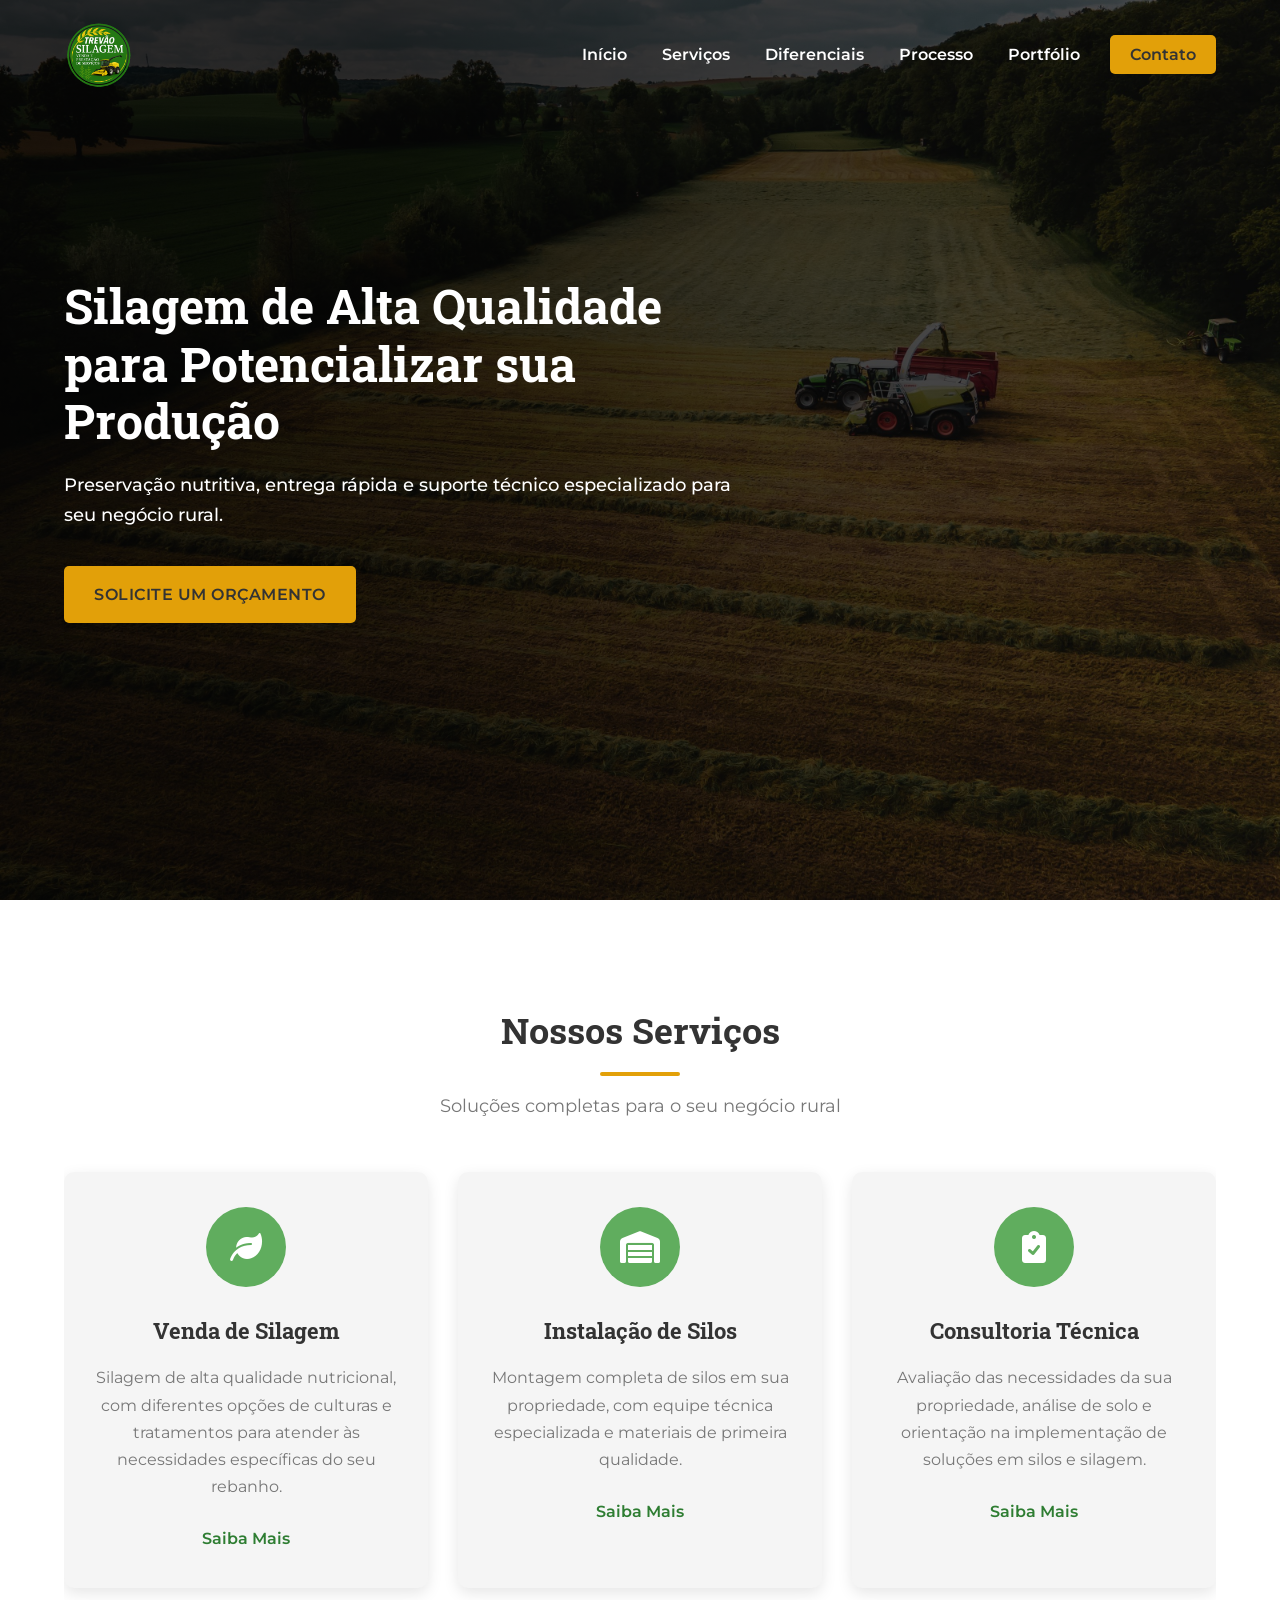
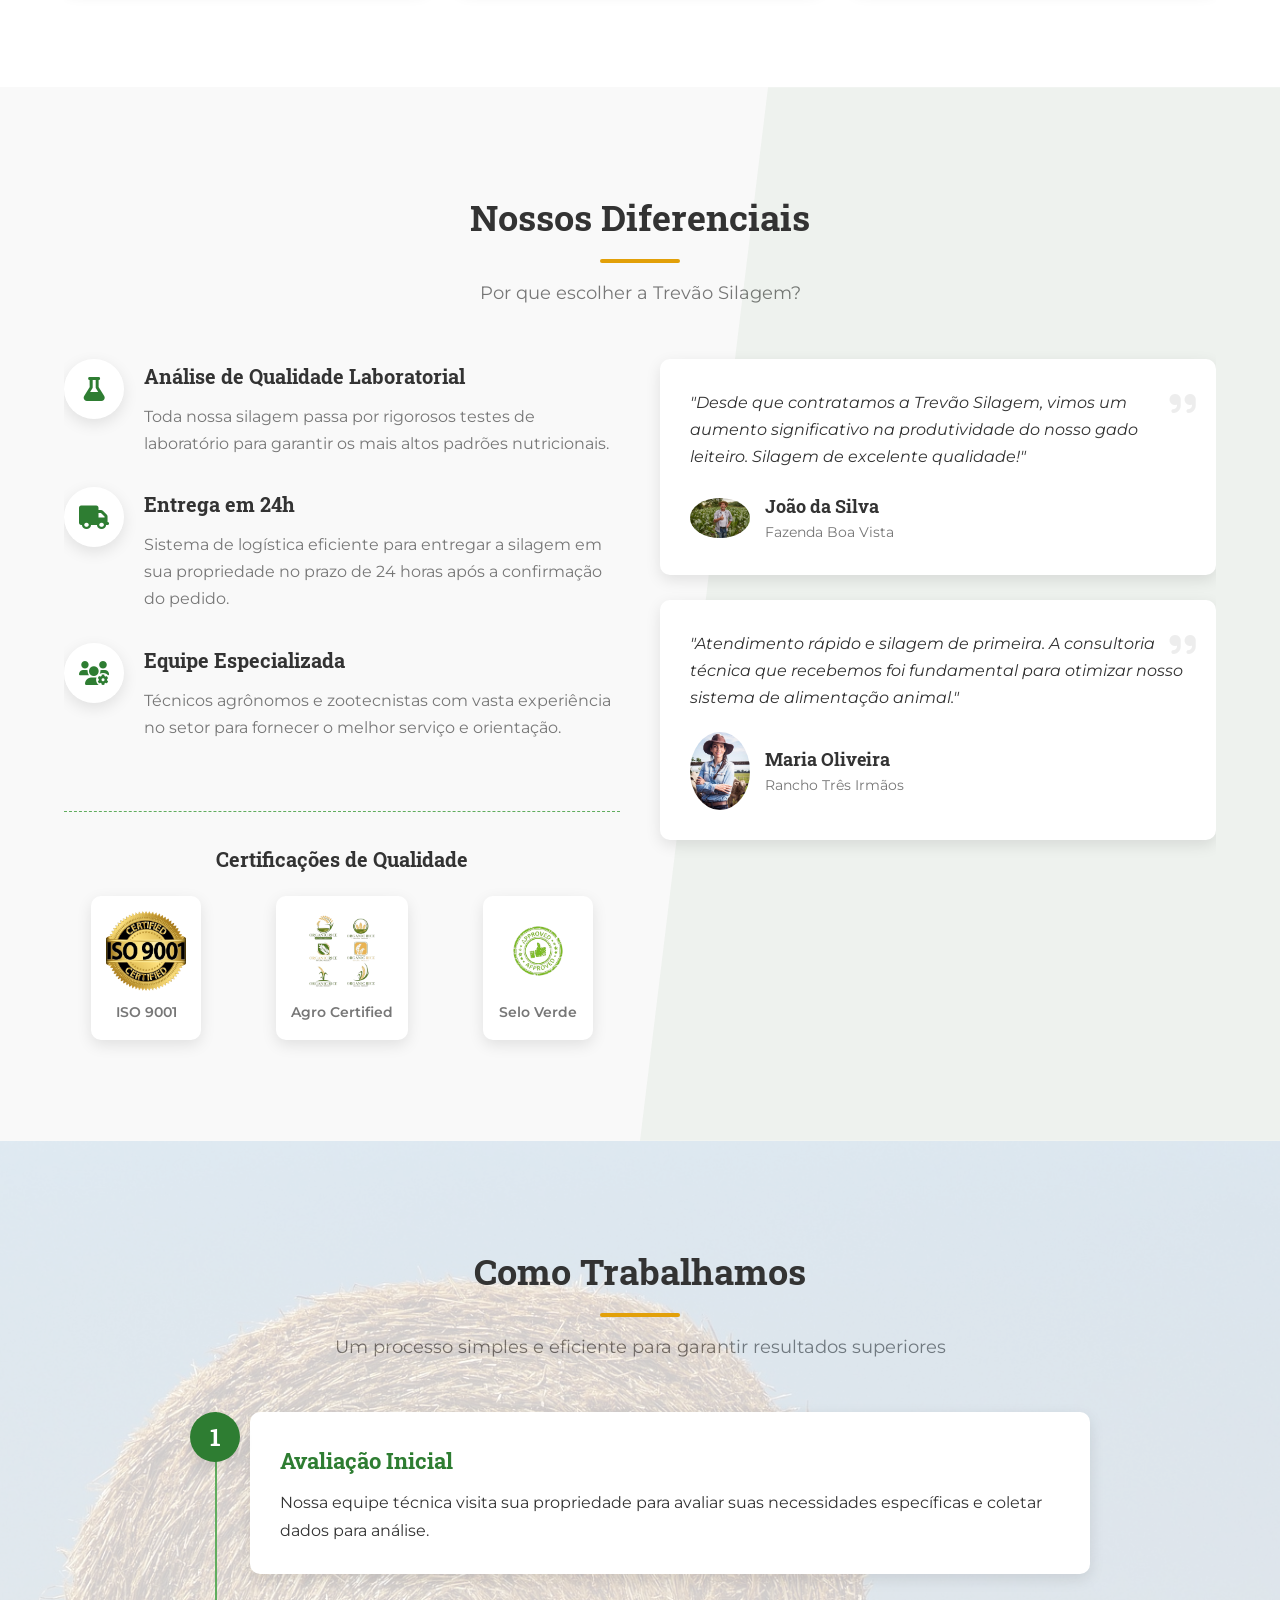
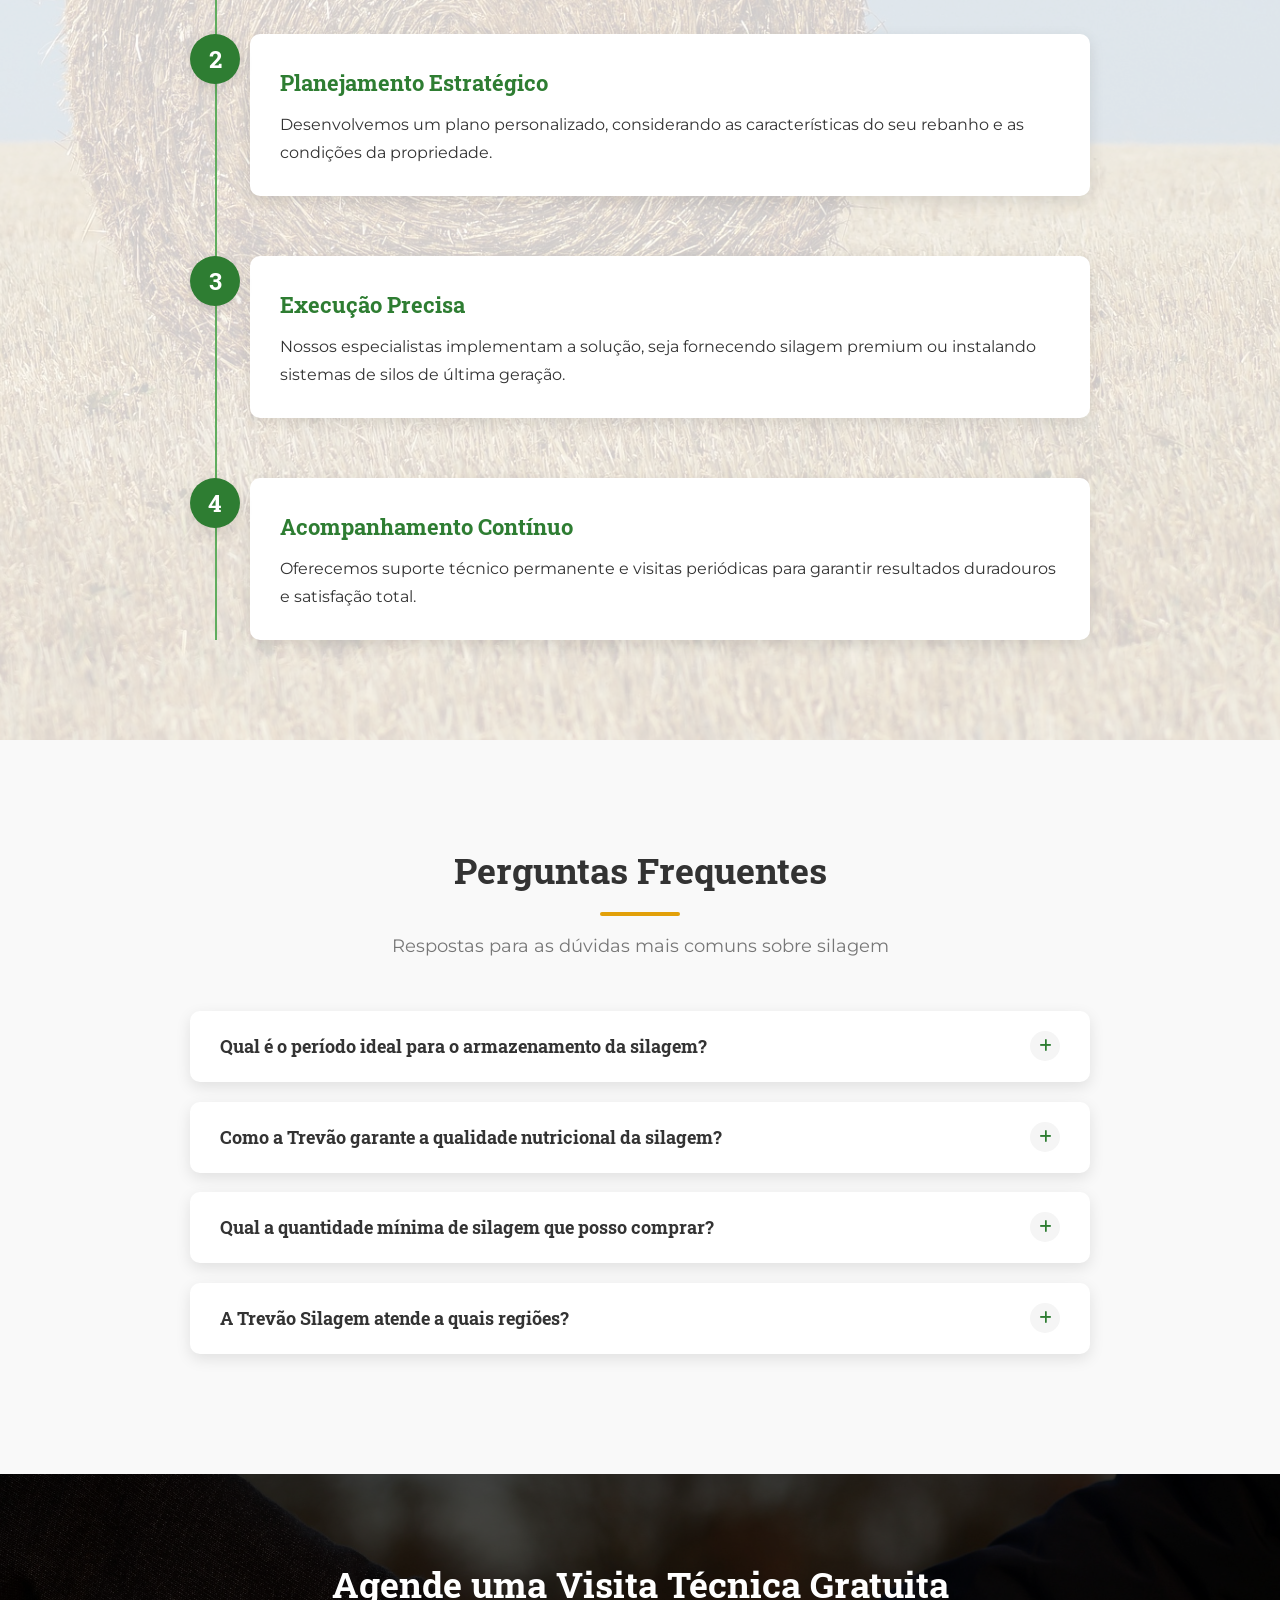
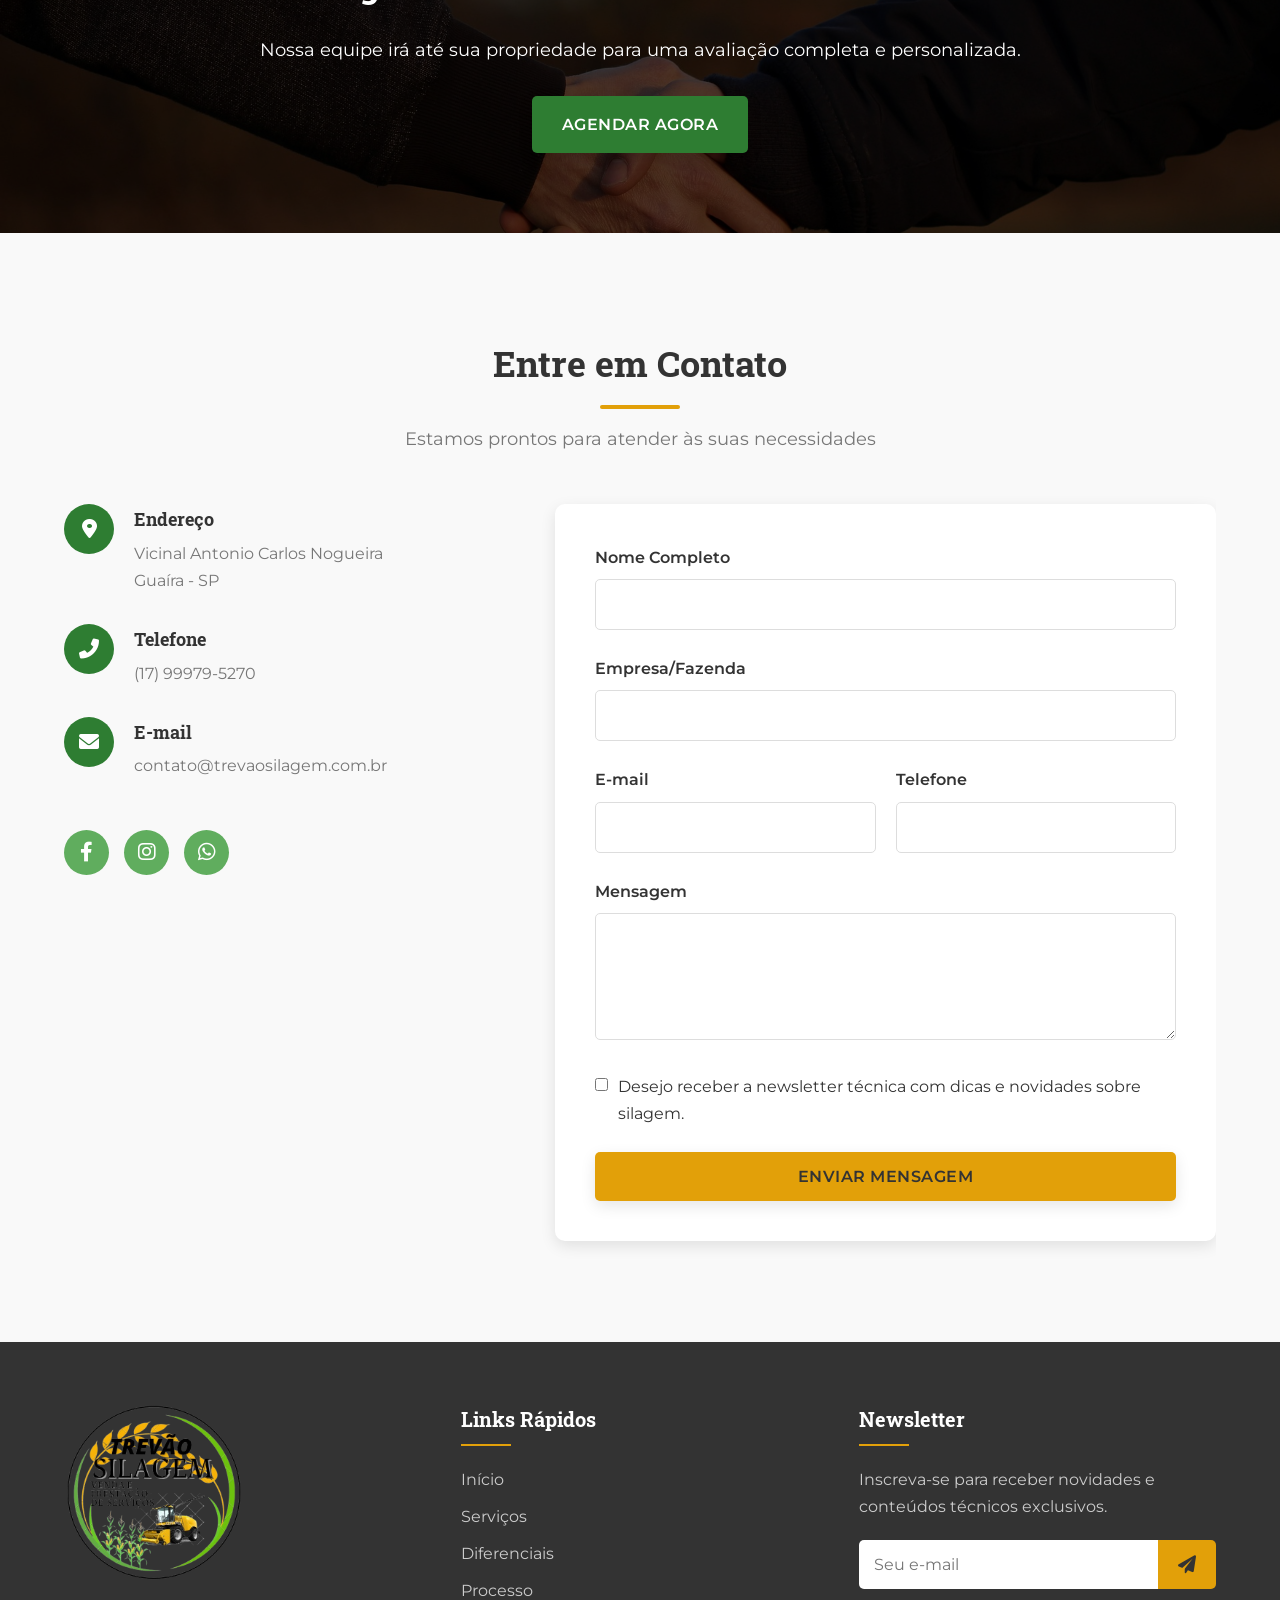
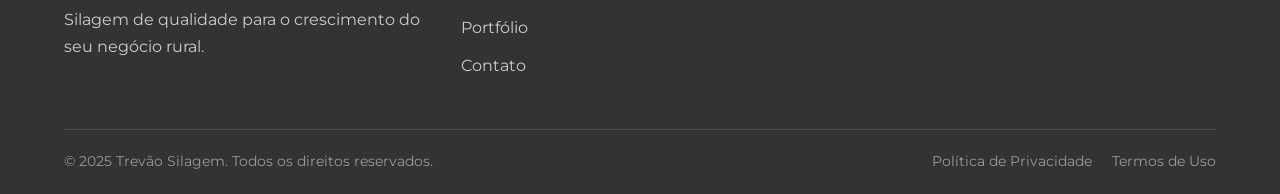
<file: index.html>
<!DOCTYPE html>
<html lang="pt-BR">
<head>
    <meta charset="UTF-8">
    <meta name="viewport" content="width=device-width, initial-scale=1.0, maximum-scale=1.0, user-scalable=no">
    <meta name="description" content="Trevão Silagem - Silagem de alta qualidade, instalação de silos e serviços agro especializados para potencializar sua produção rural">
    <meta name="theme-color" content="#2e7d32">
    <meta name="apple-mobile-web-app-capable" content="yes">
    <meta name="apple-mobile-web-app-status-bar-style" content="black-translucent">
    <title>Trevão Silagem | Silagem de Alta Qualidade para Potencializar sua Produção</title>
    <!-- Fontes -->
    <link rel="preconnect" href="https://fonts.googleapis.com">
    <link rel="preconnect" href="https://fonts.gstatic.com" crossorigin>
    <link href="https://fonts.googleapis.com/css2?family=Montserrat:wght@400;500;600;700&family=Roboto+Slab:wght@400;700&display=swap" rel="stylesheet">    <!-- Font Awesome -->
    <link rel="stylesheet" href="https://cdnjs.cloudflare.com/ajax/libs/font-awesome/6.0.0/css/all.min.css">
    <!-- AOS - Animate on Scroll -->
    <link rel="stylesheet" href="https://unpkg.com/aos@next/dist/aos.css" />
    <!-- CSS -->
    <link rel="stylesheet" href="css/styles.css">
    <link rel="stylesheet" href="css/responsive.css">
    <!-- Favicon -->
    <link rel="icon" type="image/png" href="images/favicon.png">
</head>
<body>
    <!-- Header/Navegação -->
    <header class="header">
        <div class="container">
            <div class="logo-container">
                <img src="images/logo.png" alt="Trevão Silagem" class="logo">
            </div>
            <nav class="main-nav">
                <button class="mobile-menu-toggle" aria-label="Menu de navegação">
                    <span class="hamburger"></span>
                </button>
                <ul class="nav-list">                    <li><a href="#inicio" class="nav-link">Início</a></li>
                    <li><a href="#servicos" class="nav-link">Serviços</a></li>
                    <li><a href="#diferenciais" class="nav-link">Diferenciais</a></li>
                    <li><a href="#processo" class="nav-link">Processo</a></li>
                    <li><a href="#portfolio" class="nav-link">Portfólio</a></li>
                    <li><a href="#contato" class="nav-link cta-nav">Contato</a></li>
                </ul>
            </nav>
        </div>
    </header>

    <!-- Hero Section -->
    <section id="inicio" class="hero">
        <div class="overlay"></div>
        <div class="container">
            <div class="hero-content">
                <h1>Silagem de Alta Qualidade para Potencializar sua Produção</h1>
                <p class="subtitle">Preservação nutritiva, entrega rápida e suporte técnico especializado para seu negócio rural.</p>
                <a href="#contato" class="btn btn-primary">Solicite um Orçamento</a>
            </div>
        </div>    
    </section>

    <!-- Serviços -->
    <section id="servicos" class="services">
        <div class="container">
            <h2 class="section-title">Nossos Serviços</h2>
            <p class="section-subtitle">Soluções completas para o seu negócio rural</p>
            
            <div class="service-cards">
                <div class="service-card" data-aos="fade-up">
                    <div class="service-icon">
                        <i class="fas fa-leaf"></i>
                    </div>
                    <h3>Venda de Silagem</h3>
                    <p>Silagem de alta qualidade nutricional, com diferentes opções de culturas e tratamentos para atender às necessidades específicas do seu rebanho.</p>
                    <a href="#contato" class="service-link">Saiba Mais</a>
                </div>
                
                <div class="service-card" data-aos="fade-up" data-aos-delay="100">
                    <div class="service-icon">
                        <i class="fas fa-warehouse"></i>
                    </div>
                    <h3>Instalação de Silos</h3>
                    <p>Montagem completa de silos em sua propriedade, com equipe técnica especializada e materiais de primeira qualidade.</p>
                    <a href="#contato" class="service-link">Saiba Mais</a>
                </div>
                
                <div class="service-card" data-aos="fade-up" data-aos-delay="200">
                    <div class="service-icon">
                        <i class="fas fa-clipboard-check"></i>
                    </div>
                    <h3>Consultoria Técnica</h3>
                    <p>Avaliação das necessidades da sua propriedade, análise de solo e orientação na implementação de soluções em silos e silagem.</p>
                    <a href="#contato" class="service-link">Saiba Mais</a>
                </div>
            </div>
        </div>
    </section>    <!-- Diferenciais -->
    <section id="diferenciais" class="features">
        <div class="container">
            <h2 class="section-title">Nossos Diferenciais</h2>
            <p class="section-subtitle">Por que escolher a Trevão Silagem?</p>
            
            <div class="features-container">
                <div class="features-list">
                    <div class="feature-item" data-aos="fade-right">
                        <div class="feature-icon">
                            <i class="fas fa-flask"></i>
                        </div>
                        <div class="feature-content">
                            <h3>Análise de Qualidade Laboratorial</h3>
                            <p>Toda nossa silagem passa por rigorosos testes de laboratório para garantir os mais altos padrões nutricionais.</p>
                        </div>
                    </div>
                    
                    <div class="feature-item" data-aos="fade-right" data-aos-delay="100">
                        <div class="feature-icon">
                            <i class="fas fa-truck"></i>
                        </div>
                        <div class="feature-content">
                            <h3>Entrega em 24h</h3>
                            <p>Sistema de logística eficiente para entregar a silagem em sua propriedade no prazo de 24 horas após a confirmação do pedido.</p>
                        </div>
                    </div>
                    
                    <div class="feature-item" data-aos="fade-right" data-aos-delay="200">
                        <div class="feature-icon">
                            <i class="fas fa-users-cog"></i>
                        </div>
                        <div class="feature-content">
                            <h3>Equipe Especializada</h3>
                            <p>Técnicos agrônomos e zootecnistas com vasta experiência no setor para fornecer o melhor serviço e orientação.</p>
                        </div>
                    </div>
                    
                    <div class="certifications" data-aos="fade-up">
                        <h3>Certificações de Qualidade</h3>
                        <div class="certification-logos">
                            <div class="cert-logo">
                                <img src="images/cert-1.png" alt="Certificação ISO 9001" width="80">
                                <p>ISO 9001</p>
                            </div>
                            <div class="cert-logo">
                                <img src="images/cert-2.png" alt="Certificação Agrícola" width="80">
                                <p>Agro Certified</p>
                            </div>
                            <div class="cert-logo">
                                <img src="images/cert-3.png" alt="Selo Verde" width="80">
                                <p>Selo Verde</p>
                            </div>
                        </div>
                    </div>
                </div>
                
                <div class="testimonials">
                    <div class="testimonial" data-aos="fade-left">
                        <div class="testimonial-content">
                            <p>"Desde que contratamos a Trevão Silagem, vimos um aumento significativo na produtividade do nosso gado leiteiro. Silagem de excelente qualidade!"</p>
                        </div>
                        <div class="testimonial-author">
                            <img src="images/cliente-1.jpeg" alt="João da Silva" class="testimonial-image">
                            <div class="testimonial-info">
                                <h4>João da Silva</h4>
                                <p>Fazenda Boa Vista</p>
                            </div>
                        </div>
                    </div>
                    
                    <div class="testimonial" data-aos="fade-left" data-aos-delay="100">
                        <div class="testimonial-content">
                            <p>"Atendimento rápido e silagem de primeira. A consultoria técnica que recebemos foi fundamental para otimizar nosso sistema de alimentação animal."</p>
                        </div>
                        <div class="testimonial-author">
                            <img src="images/cliente-2.jpeg" alt="Maria Oliveira" class="testimonial-image">
                            <div class="testimonial-info">
                                <h4>Maria Oliveira</h4>
                                <p>Rancho Três Irmãos</p>
                            </div>
                        </div>
                    </div>
                </div>
            </div>
        </div>
    </section>    
    
    <!-- Como Trabalhamos -->
    <section id="processo" class="process">
        <div class="container">
            <h2 class="section-title">Como Trabalhamos</h2>
            <p class="section-subtitle">Um processo simples e eficiente para garantir resultados superiores</p>
            
            <div class="process-steps">
                <div class="process-step" data-aos="fade-right">
                    <div class="step-number">1</div>
                    <div class="step-content">
                        <h3>Avaliação Inicial</h3>
                        <p>Nossa equipe técnica visita sua propriedade para avaliar suas necessidades específicas e coletar dados para análise.</p>
                    </div>
                </div>
                
                <div class="process-step" data-aos="fade-right" data-aos-delay="100">
                    <div class="step-number">2</div>
                    <div class="step-content">
                        <h3>Planejamento Estratégico</h3>
                        <p>Desenvolvemos um plano personalizado, considerando as características do seu rebanho e as condições da propriedade.</p>
                    </div>
                </div>
                
                <div class="process-step" data-aos="fade-right" data-aos-delay="200">
                    <div class="step-number">3</div>
                    <div class="step-content">
                        <h3>Execução Precisa</h3>
                        <p>Nossos especialistas implementam a solução, seja fornecendo silagem premium ou instalando sistemas de silos de última geração.</p>
                    </div>
                </div>
                
                <div class="process-step" data-aos="fade-right" data-aos-delay="300">
                    <div class="step-number">4</div>
                    <div class="step-content">
                        <h3>Acompanhamento Contínuo</h3>
                        <p>Oferecemos suporte técnico permanente e visitas periódicas para garantir resultados duradouros e satisfação total.</p>
                    </div>
                </div>
            </div>
        </div>
    </section>

    <!-- FAQs -->
    <section id="faq" class="faq">
        <div class="container">
            <h2 class="section-title">Perguntas Frequentes</h2>
            <p class="section-subtitle">Respostas para as dúvidas mais comuns sobre silagem</p>
            
            <div class="faq-container">
                <div class="faq-item" data-aos="fade-up">
                    <div class="faq-question">
                        <h3>Qual é o período ideal para o armazenamento da silagem?</h3>
                        <span class="faq-toggle"><i class="fas fa-plus"></i></span>
                    </div>
                    <div class="faq-answer">
                        <p>A silagem pode ser armazenada por períodos de 6 a 18 meses, desde que bem compactada e vedada. Nossos produtos mantêm a qualidade nutricional por todo esse período, garantindo alimentação de qualidade para o seu rebanho durante o ano inteiro.</p>
                    </div>
                </div>
                
                <div class="faq-item" data-aos="fade-up" data-aos-delay="100">
                    <div class="faq-question">
                        <h3>Como a Trevão garante a qualidade nutricional da silagem?</h3>
                        <span class="faq-toggle"><i class="fas fa-plus"></i></span>
                    </div>
                    <div class="faq-answer">
                        <p>Realizamos análises laboratoriais em todas as etapas do processo, desde a colheita até a entrega. Nossos técnicos monitoram constantemente os níveis de nutrientes, umidade e pH para garantir silagem com alto valor nutricional e maior digestibilidade para os animais.</p>
                    </div>
                </div>
                
                <div class="faq-item" data-aos="fade-up" data-aos-delay="200">
                    <div class="faq-question">
                        <h3>Qual a quantidade mínima de silagem que posso comprar?</h3>
                        <span class="faq-toggle"><i class="fas fa-plus"></i></span>
                    </div>
                    <div class="faq-answer">
                        <p>Trabalhamos com pedidos a partir de 5 toneladas, mas oferecemos descontos progressivos para volumes maiores. Nossa equipe pode ajudá-lo a calcular a quantidade ideal com base no tamanho do seu rebanho e período de utilização.</p>
                    </div>
                </div>
                
                <div class="faq-item" data-aos="fade-up" data-aos-delay="300">
                    <div class="faq-question">
                        <h3>A Trevão Silagem atende a quais regiões?</h3>
                        <span class="faq-toggle"><i class="fas fa-plus"></i></span>
                    </div>
                    <div class="faq-answer">
                        <p>Atendemos todo o estado de São Paulo e regiões limítrofes de Minas Gerais, Paraná e Mato Grosso do Sul. Para localidades mais distantes, temos parcerias logísticas que permitem entregas com taxas diferenciadas.</p>
                    </div>
                </div>
            </div>
        </div>
    </section>

    <!-- Banner CTA -->
    <section class="cta-banner">
        <div class="container">
            <div class="cta-content" data-aos="fade-up">
                <h2>Agende uma Visita Técnica Gratuita</h2>
                <p>Nossa equipe irá até sua propriedade para uma avaliação completa e personalizada.</p>
                <a href="#contato" class="btn btn-secondary">Agendar Agora</a>
            </div>
        </div>
    </section>

    <!-- Contato -->
    <section id="contato" class="contact">
        <div class="container">
            <h2 class="section-title">Entre em Contato</h2>
            <p class="section-subtitle">Estamos prontos para atender às suas necessidades</p>
            
            <div class="contact-container">
                <div class="contact-info" data-aos="fade-right">
                    <div class="info-item">
                        <i class="fas fa-map-marker-alt"></i>
                        <div>
                            <h3>Endereço</h3>
                            <p>Vicinal Antonio Carlos Nogueira<br>Guaíra - SP</p>
                        </div>
                    </div>
                    
                    <div class="info-item">
                        <i class="fas fa-phone-alt"></i>
                        <div>
                            <h3>Telefone</h3>
                            <p>(17) 99979-5270</p>
                        </div>
                    </div>
                    
                    <div class="info-item">
                        <i class="fas fa-envelope"></i>
                        <div>
                            <h3>E-mail</h3>
                            <p>contato@trevaosilagem.com.br</p>
                        </div>
                    </div>
                    
                    <div class="social-links">
                        <a href="#" class="social-link" aria-label="Facebook">
                            <i class="fab fa-facebook-f"></i>
                        </a>
                        <a href="#" class="social-link" aria-label="Instagram">
                            <i class="fab fa-instagram"></i>
                        </a>
                        <a href="#" class="social-link" aria-label="WhatsApp">
                            <i class="fab fa-whatsapp"></i>
                        </a>
                    </div>
                </div>
                
                <div class="contact-form" data-aos="fade-left">
                    <form id="formulario-contato">
                        <div class="form-group">
                            <label for="nome">Nome Completo</label>
                            <input type="text" id="nome" name="nome" required>
                        </div>
                        
                        <div class="form-group">
                            <label for="empresa">Empresa/Fazenda</label>
                            <input type="text" id="empresa" name="empresa" required>
                        </div>
                        
                        <div class="form-row">
                            <div class="form-group">
                                <label for="email">E-mail</label>
                                <input type="email" id="email" name="email" required>
                            </div>
                            
                            <div class="form-group">
                                <label for="telefone">Telefone</label>
                                <input type="tel" id="telefone" name="telefone" required>
                            </div>
                        </div>
                        
                        <div class="form-group">
                            <label for="mensagem">Mensagem</label>
                            <textarea id="mensagem" name="mensagem" rows="5" required></textarea>
                        </div>
                        
                        <div class="form-group checkbox">
                            <input type="checkbox" id="newsletter" name="newsletter">
                            <label for="newsletter">Desejo receber a newsletter técnica com dicas e novidades sobre silagem.</label>
                        </div>
                        
                        <button type="submit" class="btn btn-primary btn-block">Enviar Mensagem</button>
                    </form>
                </div>
            </div>
        </div>
    </section>

    <!-- Footer -->
    <footer class="footer">
        <div class="container">
            <div class="footer-content">
                <div class="footer-logo">
                    <img src="images/logo-white.png" alt="Trevão Silagem" class="footer-logo-img">
                    <p>Silagem de qualidade para o crescimento do seu negócio rural.</p>
                </div>
                
                <div class="footer-links">
                    <h3>Links Rápidos</h3>
                    <ul>                        <li><a href="#inicio">Início</a></li>
                        <li><a href="#servicos">Serviços</a></li>
                        <li><a href="#diferenciais">Diferenciais</a></li>
                        <li><a href="#processo">Processo</a></li>
                        <li><a href="#portfolio">Portfólio</a></li>
                        <li><a href="#contato">Contato</a></li>
                    </ul>
                </div>
                
                <div class="footer-newsletter">
                    <h3>Newsletter</h3>
                    <p>Inscreva-se para receber novidades e conteúdos técnicos exclusivos.</p>
                    <form class="newsletter-form">
                        <input type="email" placeholder="Seu e-mail" required>
                        <button type="submit" aria-label="Inscrever-se"><i class="fas fa-paper-plane"></i></button>
                    </form>
                </div>
            </div>
            
            <div class="footer-bottom">
                <p>&copy; 2025 Trevão Silagem. Todos os direitos reservados.</p>
                <div class="footer-bottom-links">
                    <a href="#">Política de Privacidade</a>
                    <a href="#">Termos de Uso</a>
                </div>
            </div>
        </div>    
    </footer>

    <!-- Botão Voltar ao Topo -->
    <button id="back-to-top" class="back-to-top" aria-label="Voltar ao topo da página">
        <i class="fas fa-arrow-up"></i>
    </button>

    <!-- Scripts -->
    <script src="https://unpkg.com/aos@next/dist/aos.js"></script>
    <script src="js/main.js"></script>
    <script src="js/mobile-optimizations.js"></script>
</body>
</html>
</file>
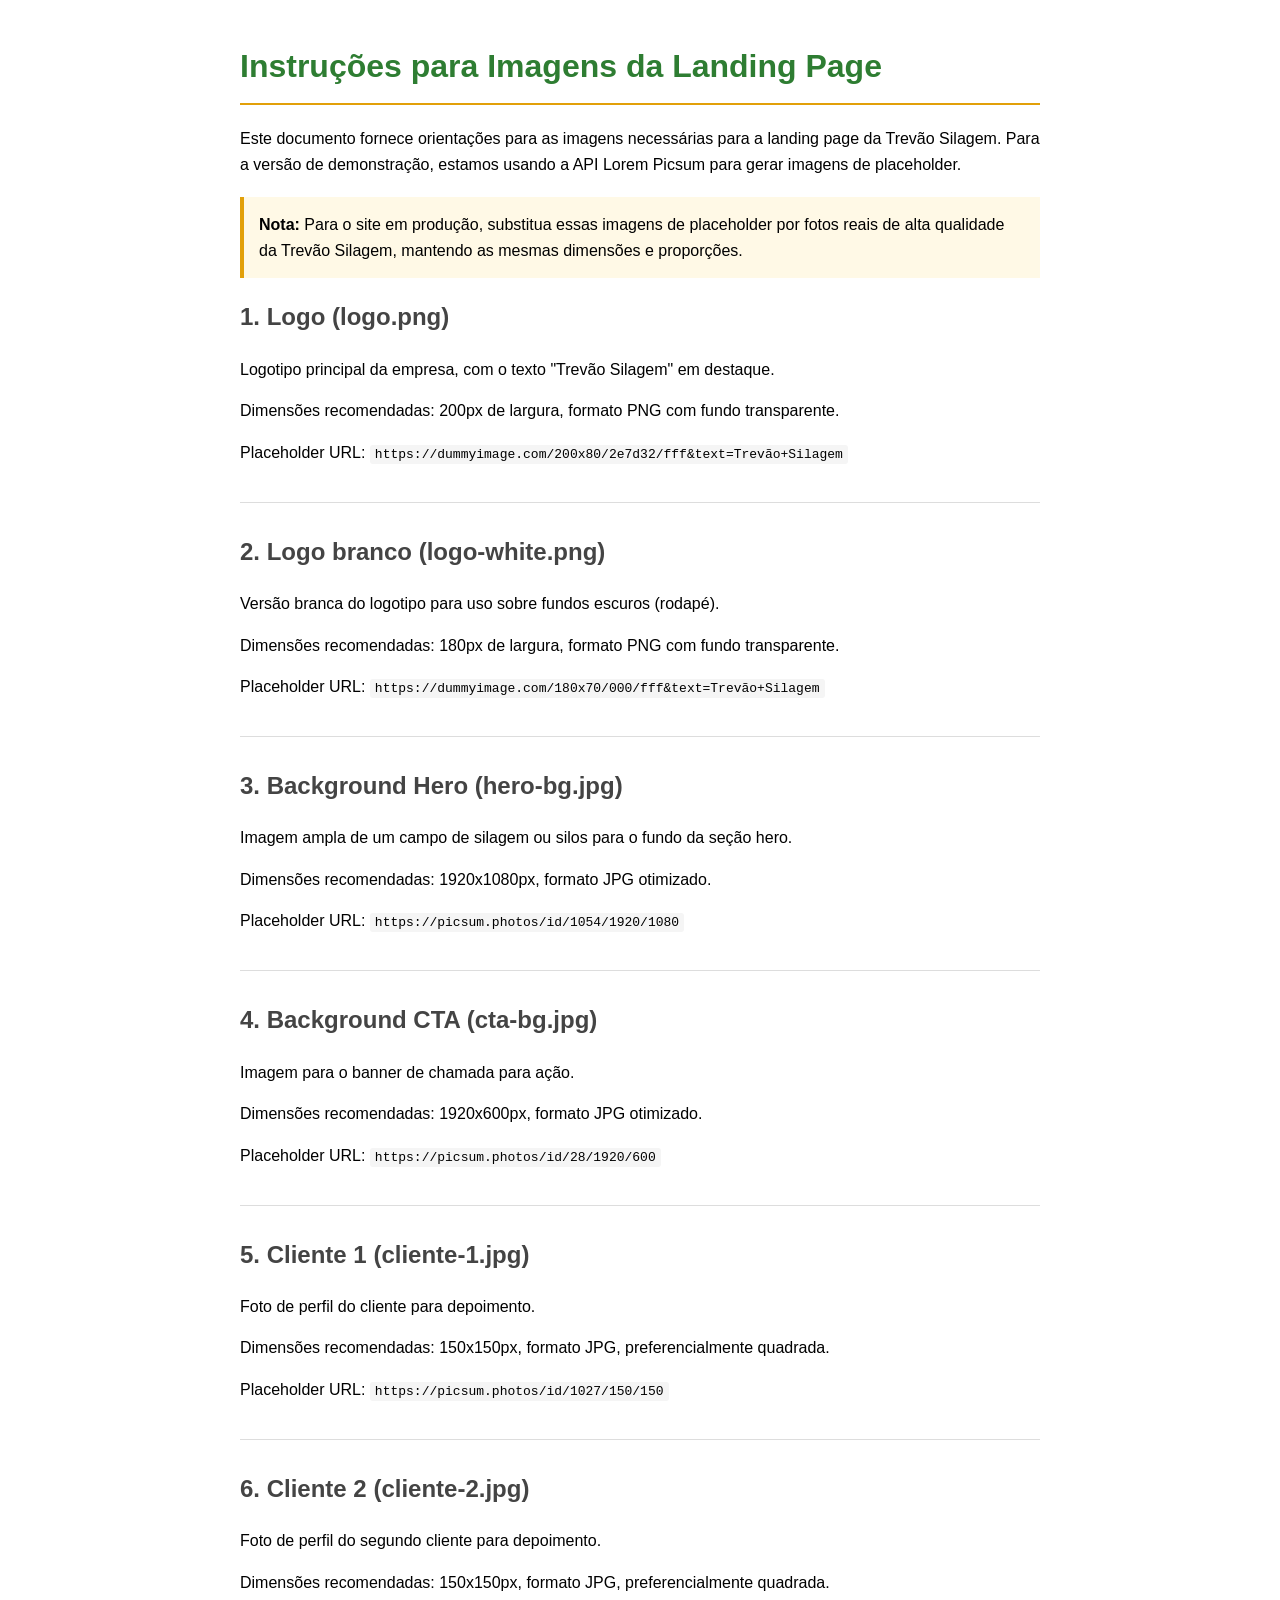
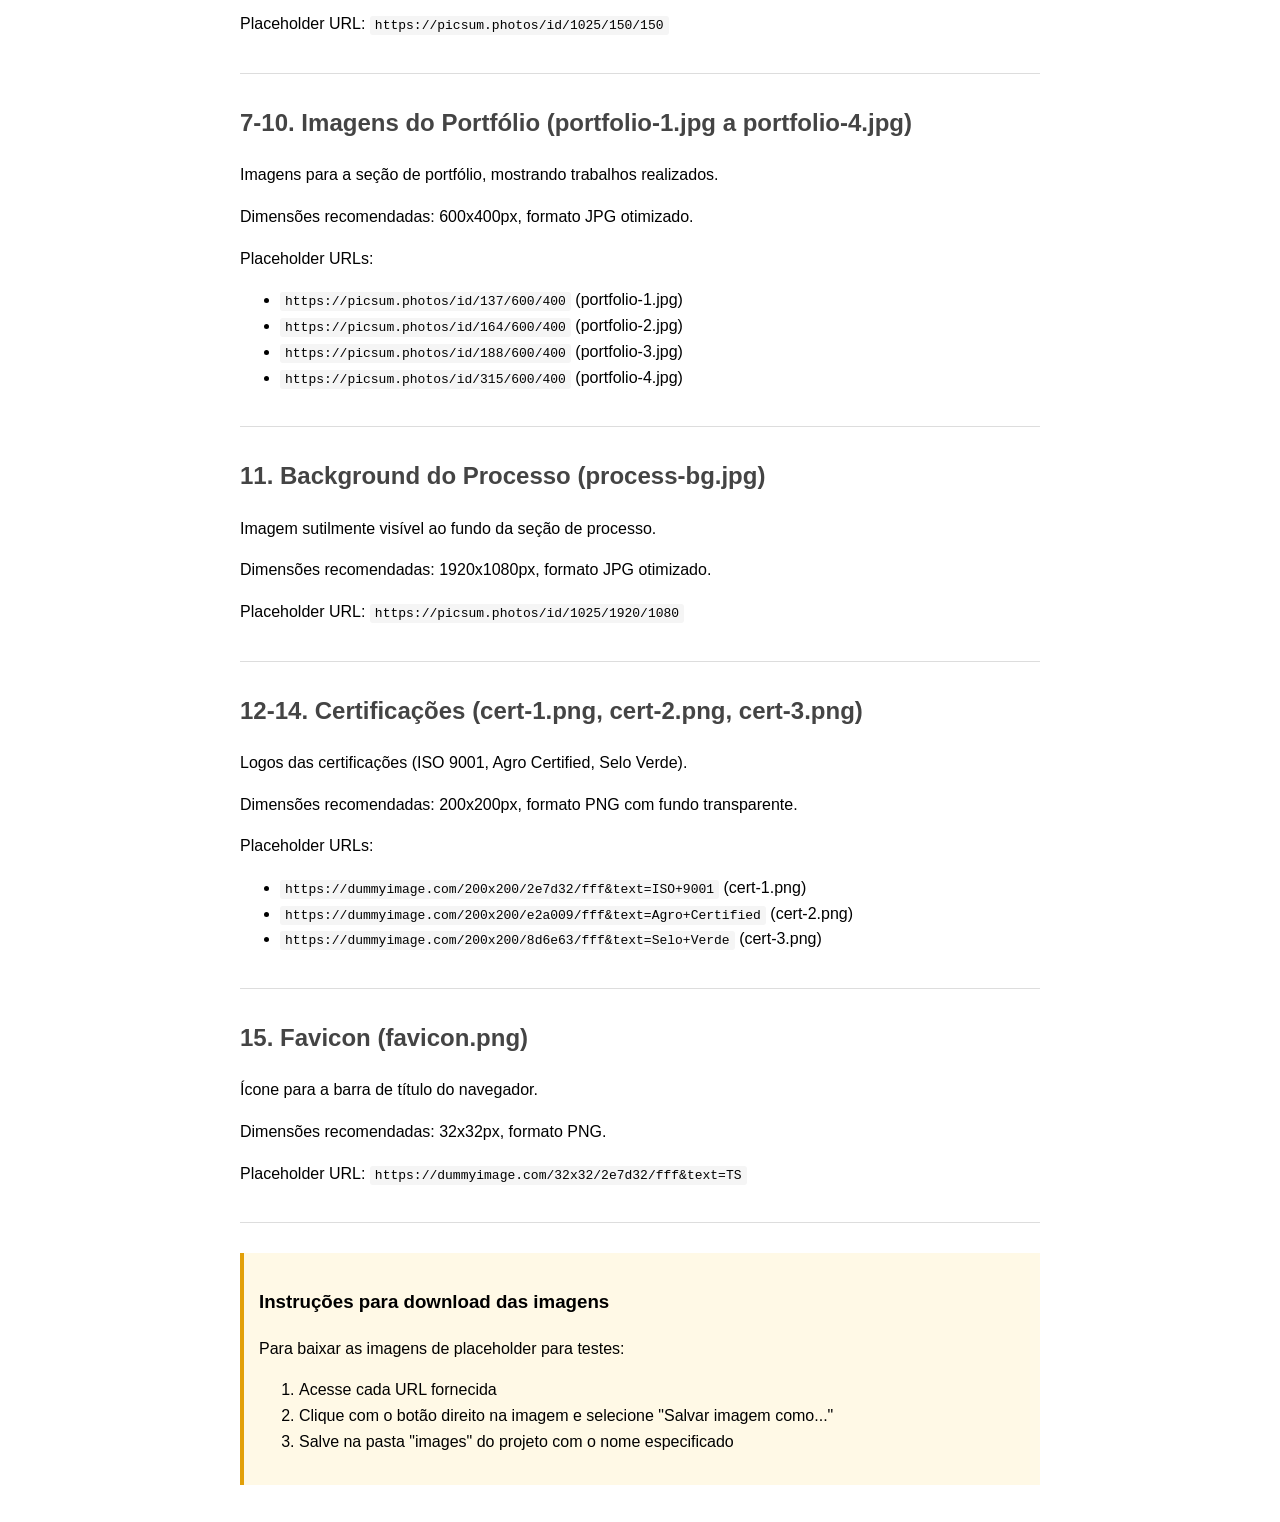
<file: imagens-instrucoes.html>
<!DOCTYPE html>
<html lang="pt-BR">
<head>
    <meta charset="UTF-8">
    <meta name="viewport" content="width=device-width, initial-scale=1.0">
    <title>Instruções de Imagens - Trevão Silagem</title>
    <style>
        body {
            font-family: Arial, sans-serif;
            line-height: 1.6;
            max-width: 800px;
            margin: 0 auto;
            padding: 20px;
        }
        h1 {
            color: #2e7d32;
            border-bottom: 2px solid #e2a009;
            padding-bottom: 10px;
        }
        .image-item {
            margin-bottom: 30px;
            border-bottom: 1px solid #ddd;
            padding-bottom: 20px;
        }
        .image-item h2 {
            color: #444;
        }
        code {
            background-color: #f5f5f5;
            padding: 2px 5px;
            border-radius: 3px;
        }
        .note {
            background-color: #fff9e6;
            padding: 15px;
            border-left: 4px solid #e2a009;
            margin: 20px 0;
        }
    </style>
</head>
<body>
    <h1>Instruções para Imagens da Landing Page</h1>
    
    <p>Este documento fornece orientações para as imagens necessárias para a landing page da Trevão Silagem. Para a versão de demonstração, estamos usando a API Lorem Picsum para gerar imagens de placeholder.</p>
    
    <div class="note">
        <strong>Nota:</strong> Para o site em produção, substitua essas imagens de placeholder por fotos reais de alta qualidade da Trevão Silagem, mantendo as mesmas dimensões e proporções.
    </div>
    
    <div class="image-item">
        <h2>1. Logo (logo.png)</h2>
        <p>Logotipo principal da empresa, com o texto "Trevão Silagem" em destaque.</p>
        <p>Dimensões recomendadas: 200px de largura, formato PNG com fundo transparente.</p>
        <p>Placeholder URL: <code>https://dummyimage.com/200x80/2e7d32/fff&text=Trevão+Silagem</code></p>
    </div>
    
    <div class="image-item">
        <h2>2. Logo branco (logo-white.png)</h2>
        <p>Versão branca do logotipo para uso sobre fundos escuros (rodapé).</p>
        <p>Dimensões recomendadas: 180px de largura, formato PNG com fundo transparente.</p>
        <p>Placeholder URL: <code>https://dummyimage.com/180x70/000/fff&text=Trevão+Silagem</code></p>
    </div>
    
    <div class="image-item">
        <h2>3. Background Hero (hero-bg.jpg)</h2>
        <p>Imagem ampla de um campo de silagem ou silos para o fundo da seção hero.</p>
        <p>Dimensões recomendadas: 1920x1080px, formato JPG otimizado.</p>
        <p>Placeholder URL: <code>https://picsum.photos/id/1054/1920/1080</code></p>
    </div>
    
    <div class="image-item">
        <h2>4. Background CTA (cta-bg.jpg)</h2>
        <p>Imagem para o banner de chamada para ação.</p>
        <p>Dimensões recomendadas: 1920x600px, formato JPG otimizado.</p>
        <p>Placeholder URL: <code>https://picsum.photos/id/28/1920/600</code></p>
    </div>
    
    <div class="image-item">
        <h2>5. Cliente 1 (cliente-1.jpg)</h2>
        <p>Foto de perfil do cliente para depoimento.</p>
        <p>Dimensões recomendadas: 150x150px, formato JPG, preferencialmente quadrada.</p>
        <p>Placeholder URL: <code>https://picsum.photos/id/1027/150/150</code></p>
    </div>
    
    <div class="image-item">
        <h2>6. Cliente 2 (cliente-2.jpg)</h2>
        <p>Foto de perfil do segundo cliente para depoimento.</p>
        <p>Dimensões recomendadas: 150x150px, formato JPG, preferencialmente quadrada.</p>
        <p>Placeholder URL: <code>https://picsum.photos/id/1025/150/150</code></p>
    </div>
    
    <div class="image-item">
        <h2>7-10. Imagens do Portfólio (portfolio-1.jpg a portfolio-4.jpg)</h2>
        <p>Imagens para a seção de portfólio, mostrando trabalhos realizados.</p>
        <p>Dimensões recomendadas: 600x400px, formato JPG otimizado.</p>
        <p>Placeholder URLs:</p>
        <ul>
            <li><code>https://picsum.photos/id/137/600/400</code> (portfolio-1.jpg)</li>
            <li><code>https://picsum.photos/id/164/600/400</code> (portfolio-2.jpg)</li>
            <li><code>https://picsum.photos/id/188/600/400</code> (portfolio-3.jpg)</li>
            <li><code>https://picsum.photos/id/315/600/400</code> (portfolio-4.jpg)</li>
        </ul>
    </div>
      <div class="image-item">
        <h2>11. Background do Processo (process-bg.jpg)</h2>
        <p>Imagem sutilmente visível ao fundo da seção de processo.</p>
        <p>Dimensões recomendadas: 1920x1080px, formato JPG otimizado.</p>
        <p>Placeholder URL: <code>https://picsum.photos/id/1025/1920/1080</code></p>
    </div>
    
    <div class="image-item">
        <h2>12-14. Certificações (cert-1.png, cert-2.png, cert-3.png)</h2>
        <p>Logos das certificações (ISO 9001, Agro Certified, Selo Verde).</p>
        <p>Dimensões recomendadas: 200x200px, formato PNG com fundo transparente.</p>
        <p>Placeholder URLs:</p>
        <ul>
            <li><code>https://dummyimage.com/200x200/2e7d32/fff&text=ISO+9001</code> (cert-1.png)</li>
            <li><code>https://dummyimage.com/200x200/e2a009/fff&text=Agro+Certified</code> (cert-2.png)</li>
            <li><code>https://dummyimage.com/200x200/8d6e63/fff&text=Selo+Verde</code> (cert-3.png)</li>
        </ul>
    </div>
    
    <div class="image-item">
        <h2>15. Favicon (favicon.png)</h2>
        <p>Ícone para a barra de título do navegador.</p>
        <p>Dimensões recomendadas: 32x32px, formato PNG.</p>
        <p>Placeholder URL: <code>https://dummyimage.com/32x32/2e7d32/fff&text=TS</code></p>
    </div>
    
    <div class="note">
        <h3>Instruções para download das imagens</h3>
        <p>Para baixar as imagens de placeholder para testes:</p>
        <ol>
            <li>Acesse cada URL fornecida</li>
            <li>Clique com o botão direito na imagem e selecione "Salvar imagem como..."</li>
            <li>Salve na pasta "images" do projeto com o nome especificado</li>
        </ol>
    </div>
</body>
</html>
</file>
<file: css/styles.css>
/* 
* Trevão Silagem - Estilos da Landing Page
* Desenvolvido para criar uma experiência moderna e responsiva
*/

/* =========== VARIÁVEIS & RESET =========== */
:root {
    /* Cores principais */
    --color-primary: #2e7d32;       /* Verde escuro */
    --color-primary-light: #60ad5e; /* Verde claro */
    --color-secondary: #e2a009;     /* Amarelo suave */
    --color-dark: #333333;          /* Quase preto */
    --color-light: #f5f5f5;         /* Quase branco */
    --color-gray: #777777;          /* Cinza médio */
    --color-earth: #8d6e63;         /* Tom terroso */

    /* Fontes */
    --font-primary: 'Montserrat', sans-serif;
    --font-secondary: 'Roboto Slab', serif;
    
    /* Transições */
    --transition: all 0.3s ease;
    
    /* Sombras */
    --shadow: 0 5px 15px rgba(0, 0, 0, 0.1);
    --shadow-strong: 0 8px 30px rgba(0, 0, 0, 0.15);
}

* {
    margin: 0;
    padding: 0;
    box-sizing: border-box;
}

html {
    font-size: 62.5%; /* 10px = 1rem */
    scroll-behavior: smooth;
}

body {
    font-family: var(--font-primary);
    font-size: 1.6rem;
    line-height: 1.7;
    color: var(--color-dark);
    overflow-x: hidden;
    background-color: var(--color-light);
    max-width: 100vw; /* Garante que o body não exceda a viewport */
}

ul {
    list-style: none;
}

a {
    text-decoration: none;
    color: inherit;
    transition: var(--transition);
}

img {
    max-width: 100%;
    height: auto;
    display: block;
}

button {
    cursor: pointer;
    font-family: var(--font-primary);
    border: none;
    outline: none;
    background: none;
}

.container {
    width: 90%;
    max-width: 1200px;
    margin: 0 auto;
    overflow-x: hidden; /* Previne rolagem horizontal de conteúdo interno */
}

/* =========== UTILIDADES =========== */
.section-title {
    font-family: var(--font-secondary);
    font-size: 3.6rem;
    font-weight: 700;
    color: var(--color-dark);
    text-align: center;
    margin-bottom: 1.5rem;
    position: relative;
    padding-bottom: 1.5rem;
}

.section-title::after {
    content: '';
    position: absolute;
    bottom: 0;
    left: 50%;
    transform: translateX(-50%);
    width: 8rem;
    height: 0.4rem;
    background-color: var(--color-secondary);
    border-radius: 5px;
}

.section-subtitle {
    font-size: 1.8rem;
    color: var(--color-gray);
    text-align: center;
    margin-bottom: 5rem;
}

.btn {
    display: inline-block;
    padding: 1.5rem 3rem;
    border-radius: 5px;
    font-weight: 600;
    text-transform: uppercase;
    letter-spacing: 0.5px;
    transition: var(--transition);
    cursor: pointer;
    font-size: 1.6rem;
}

.btn-primary {
    background-color: var(--color-secondary);
    color: var(--color-dark);
    box-shadow: var(--shadow);
}

.btn-primary:hover {
    background-color: var(--color-primary);
    color: white;
    transform: translateY(-3px);
    box-shadow: var(--shadow-strong);
}

.btn-secondary {
    background-color: var(--color-primary);
    color: white;
    box-shadow: var(--shadow);
}

.btn-secondary:hover {
    background-color: var(--color-primary-light);
    transform: translateY(-3px);
    box-shadow: var(--shadow-strong);
}

.btn-block {
    display: block;
    width: 100%;
    text-align: center;
}

/* =========== HEADER =========== */
.header {
    position: fixed;
    top: 0;
    left: 0;
    width: 100%;
    z-index: 1000;
    background-color: transparent;
    padding: 2rem 0;
    transition: var(--transition);
}

.header.scrolled {
    background-color: white;
    box-shadow: var(--shadow);
    padding: 1rem 0;
}

.header .container {
    display: flex;
    justify-content: space-between;
    align-items: center;
}

.logo {
    width: 70px;
    transition: var(--transition);
}

.header.scrolled .logo {
    width: 80px;
}

.main-nav {
    display: flex;
    align-items: center;
}

.nav-list {
    display: flex;
    gap: 2.5rem;
}

.nav-link {
    color: white;
    font-weight: 600;
    font-size: 1.6rem;
    position: relative;
    padding: 0 0.5rem;
}

.header.scrolled .nav-link {
    color: var(--color-dark);
}

.nav-link::after {
    content: '';
    position: absolute;
    bottom: -0.5rem;
    left: 0;
    width: 0;
    height: 2px;
    background-color: var(--color-secondary);
    transition: var(--transition);
}

.nav-link:hover::after,
.nav-link:focus::after {
    width: 100%;
}

.cta-nav {
    background-color: var(--color-secondary);
    padding: 1rem 2rem;
    border-radius: 5px;
    color: var(--color-dark);
}

.header.scrolled .cta-nav {
    background-color: var(--color-primary);
    color: white;
}

.cta-nav:hover {
    transform: translateY(-3px);
}

.mobile-menu-toggle {
    display: none;
    position: relative;
    width: 3rem;
    height: 2.4rem;
}

.hamburger,
.hamburger::before,
.hamburger::after {
    position: absolute;
    width: 100%;
    height: 3px;
    background-color: white;
    transition: var(--transition);
}

.header.scrolled .hamburger,
.header.scrolled .hamburger::before,
.header.scrolled .hamburger::after {
    background-color: var(--color-dark);
}

.hamburger {
    top: 50%;
    transform: translateY(-50%);
}

.hamburger::before,
.hamburger::after {
    content: '';
    left: 0;
}

.hamburger::before {
    top: -8px;
}

.hamburger::after {
    bottom: -8px;
}

.mobile-menu-toggle.active .hamburger {
    background-color: transparent;
}

.mobile-menu-toggle.active .hamburger::before {
    top: 0;
    transform: rotate(45deg);
}

.mobile-menu-toggle.active .hamburger::after {
    bottom: 0;
    transform: rotate(-45deg);
}

/* =========== HERO SECTION =========== */
.hero {
    height: 100vh;
    min-height: 70rem;
    position: relative;
    background: url(../images/hero-bg.jpg) no-repeat center center/cover;
    display: flex;
    align-items: center;
    color: white;
    overflow: hidden;
}

.hero::before {
    content: '';
    position: absolute;
    top: 0;
    left: 0;
    width: 100%;
    height: 100%;
    background-color: rgba(0, 0, 0, 0.4);
}

.overlay {
    position: absolute;
    top: 0;
    left: 0;
    width: 100%;
    height: 100%;
    background: linear-gradient(to right, rgba(0, 0, 0, 0.7) 30%, rgba(0, 0, 0, 0.4));
}

.hero-content {
    position: relative;
    z-index: 1;
    max-width: 700px;
    animation: fadeInUp 1s ease forwards;
}

.hero h1 {
    font-family: var(--font-secondary);
    font-size: 4.8rem;
    line-height: 1.2;
    margin-bottom: 2rem;
    font-weight: 700;
}

.hero .subtitle {
    font-size: 1.8rem;
    margin-bottom: 3.5rem;
    font-weight: 500;
}

/* =========== SERVIÇOS =========== */
.services {
    padding: 10rem 0;
    background-color: white;
    overflow-x: hidden; /* Remove rolagem horizontal na seção */
}

.service-cards {
    display: grid;
    grid-template-columns: repeat(auto-fit, minmax(min(300px, 100%), 1fr)); /* Ajusta para não exceder a viewport */
    gap: 3rem;
}

.service-card {
    background-color: var(--color-light);
    padding: 3.5rem 3rem;
    border-radius: 10px;
    box-shadow: var(--shadow);
    text-align: center;
    transition: var(--transition);
    position: relative;
    overflow: hidden;
    max-width: 100%; /* Garante que o cartão não exceda o contêiner pai */
}

.service-card::after {
    content: '';
    position: absolute;
    bottom: 0;
    left: 0;
    width: 100%;
    height: 5px;
    background-color: var(--color-secondary);
    transform: scaleX(0);
    transform-origin: left;
    transition: var(--transition);
}

.service-card:hover {
    transform: translateY(-10px);
    box-shadow: var(--shadow-strong);
}

.service-card:hover::after {
    transform: scaleX(1);
}

.service-icon {
    width: 8rem;
    height: 8rem;
    margin: 0 auto 2.5rem;
    display: flex;
    align-items: center;
    justify-content: center;
    background-color: var(--color-primary-light);
    color: white;
    border-radius: 50%;
    font-size: 3.2rem;
}

.service-card h3 {
    font-family: var(--font-secondary);
    font-size: 2.2rem;
    margin-bottom: 1.5rem;
    color: var(--color-dark);
}

.service-card p {
    color: var(--color-gray);
    margin-bottom: 2.5rem;
}

.service-link {
    color: var(--color-primary);
    font-weight: 600;
    position: relative;
    padding-bottom: 5px;
}

.service-link::after {
    content: '';
    position: absolute;
    bottom: 0;
    left: 0;
    width: 0;
    height: 2px;
    background-color: var(--color-primary);
    transition: var(--transition);
}

.service-link:hover::after {
    width: 100%;
}

/* =========== DIFERENCIAIS =========== */
.features {
    padding: 10rem 0;
    background-color: #f9f9f9;
    position: relative;
}

.features::before {
    content: '';
    position: absolute;
    top: 0;
    right: 0;
    width: 50%;
    height: 100%;
    background-color: var(--color-primary);
    opacity: 0.05;
    clip-path: polygon(20% 0, 100% 0, 100% 100%, 0% 100%);
}

.features-container {
    display: grid;
    grid-template-columns: repeat(2, 1fr);
    gap: 4rem;
    position: relative;
}

.features-list {
    display: flex;
    flex-direction: column;
    gap: 3rem;
}

.feature-item {
    display: flex;
    align-items: flex-start;
    gap: 2rem;
}

.feature-icon {
    width: 6rem;
    height: 6rem;
    display: flex;
    align-items: center;
    justify-content: center;
    background-color: white;
    color: var(--color-primary);
    border-radius: 50%;
    font-size: 2.4rem;
    box-shadow: var(--shadow);
    flex-shrink: 0;
}

.feature-content h3 {
    font-family: var(--font-secondary);
    font-size: 2rem;
    margin-bottom: 1rem;
    color: var(--color-dark);
}

.feature-content p {
    color: var(--color-gray);
}

.certifications {
    margin-top: 4rem;
    padding-top: 3rem;
    border-top: 1px dashed var(--color-primary-light);
}

.certifications h3 {
    font-family: var(--font-secondary);
    font-size: 2rem;
    margin-bottom: 2rem;
    color: var(--color-dark);
    text-align: center;
}

.certification-logos {
    display: flex;
    justify-content: space-around;
    align-items: center;
    gap: 2rem;
    flex-wrap: wrap;
}

.cert-logo {
    display: flex;
    flex-direction: column;
    align-items: center;
    padding: 1.5rem;
    background-color: white;
    border-radius: 10px;
    box-shadow: var(--shadow);
    transition: var(--transition);
}

.cert-logo:hover {
    transform: translateY(-5px);
    box-shadow: var(--shadow-strong);
}

.cert-logo img {
    margin-bottom: 1rem;
}

.cert-logo p {
    color: var(--color-gray);
    font-size: 1.4rem;
    font-weight: 600;
}

.testimonials {
    display: flex;
    flex-direction: column;
    gap: 2.5rem;
}

.testimonial {
    background-color: white;
    padding: 3rem;
    border-radius: 10px;
    box-shadow: var(--shadow);
    position: relative;
}

.testimonial::after {
    content: '\f10e';
    font-family: 'Font Awesome 5 Free';
    font-weight: 900;
    position: absolute;
    top: 2rem;
    right: 2rem;
    font-size: 3rem;
    color: rgba(0, 0, 0, 0.07);
}

.testimonial-content {
    font-style: italic;
    margin-bottom: 2rem;
}

.testimonial-author {
    display: flex;
    align-items: center;
    gap: 1.5rem;
}

.testimonial-image {
    width: 6rem;
    height: 6rem;
    border-radius: 50%;
    object-fit: cover;
}

.testimonial-info h4 {
    font-family: var(--font-secondary);
    font-size: 1.8rem;
    color: var(--color-dark);
}

.testimonial-info p {
    color: var(--color-gray);
    font-size: 1.4rem;
}

/* =========== PROCESSO =========== */
.process {
    padding: 10rem 0;
    background-color: white;
    position: relative;
    overflow: hidden;
}

.process::before {
    content: '';
    position: absolute;
    left: 0;
    top: 0;
    width: 100%;
    height: 100%;
    background: url(../images/process-bg.jpg) no-repeat center center/cover;
    opacity: 0.20;
    z-index: 0;
}

.process-steps {
    position: relative;
    max-width: 900px;
    margin: 0 auto;
    padding-left: 6rem;
}

.process-steps::before {
    content: '';
    position: absolute;
    left: 2.5rem;
    top: 0;
    bottom: 0;
    width: 2px;
    background-color: var(--color-primary-light);
}

.process-step {
    position: relative;
    margin-bottom: 6rem;
}

.process-step:last-child {
    margin-bottom: 0;
}

.step-number {
    position: absolute;
    left: -6rem;
    top: 0;
    width: 5rem;
    height: 5rem;
    background-color: var(--color-primary);
    color: white;
    border-radius: 50%;
    display: flex;
    align-items: center;
    justify-content: center;
    font-size: 2.4rem;
    font-weight: 700;
    font-family: var(--font-secondary);
    z-index: 1;
    box-shadow: var(--shadow);
}

.step-content {
    background-color: white;
    padding: 3rem;
    border-radius: 10px;
    box-shadow: var(--shadow);
    transition: var(--transition);
}

.process-step:hover .step-content {
    transform: translateY(-5px);
    box-shadow: var(--shadow-strong);
}

.step-content h3 {
    font-family: var(--font-secondary);
    font-size: 2.2rem;
    margin-bottom: 1rem;
    color: var(--color-primary);
}

/* =========== FAQ =========== */
.faq {
    padding: 10rem 0;
    background-color: #f9f9f9;
}

.faq-container {
    max-width: 900px;
    margin: 0 auto;
}

.faq-item {
    background-color: white;
    border-radius: 10px;
    box-shadow: var(--shadow);
    margin-bottom: 2rem;
    overflow: hidden;
}

.faq-question {
    padding: 2rem 3rem;
    display: flex;
    justify-content: space-between;
    align-items: center;
    cursor: pointer;
    transition: var(--transition);
}

.faq-question h3 {
    font-size: 1.8rem;
    font-family: var(--font-secondary);
    color: var(--color-dark);
    margin: 0;
}

.faq-toggle {
    width: 3rem;
    height: 3rem;
    display: flex;
    align-items: center;
    justify-content: center;
    background-color: var(--color-light);
    border-radius: 50%;
    transition: var(--transition);
    flex-shrink: 0;
}

.faq-toggle i {
    color: var(--color-primary);
    font-size: 1.4rem;
    transition: var(--transition);
}

.faq-answer {
    padding: 0 3rem;
    max-height: 0;
    overflow: hidden;
    transition: max-height 0.3s ease;
}

.faq-answer p {
    padding-bottom: 2rem;
    color: var(--color-gray);
}

.faq-item.active .faq-question {
    background-color: var(--color-primary-light);
}

.faq-item.active .faq-question h3 {
    color: white;
}

.faq-item.active .faq-toggle {
    background-color: white;
}

.faq-item.active .faq-toggle i {
    transform: rotate(45deg);
}

.faq-item.active .faq-answer {
    max-height: 300px;
}

/* =========== CTA BANNER =========== */
.cta-banner {
    padding: 8rem 0;
    background: url(../images/cta-bg.jpg) no-repeat center center/cover;
    position: relative;
}

.cta-banner::before {
    content: '';
    position: absolute;
    top: 0;
    left: 0;
    width: 100%;
    height: 100%;
    background-color: rgba(0, 0, 0, 0.7);
}

.cta-content {
    position: relative;
    color: white;
    text-align: center;
    max-width: 800px;
    margin: 0 auto;
}

.cta-content h2 {
    font-family: var(--font-secondary);
    font-size: 3.6rem;
    margin-bottom: 2rem;
}

.cta-content p {
    font-size: 1.8rem;
    margin-bottom: 3rem;
}

/* =========== CONTATO =========== */
.contact {
    padding: 10rem 0;
    background-color: #f9f9f9;
}

.contact-container {
    display: grid;
    grid-template-columns: 1fr 1.5fr;
    gap: 5rem;
}

.contact-info {
    display: flex;
    flex-direction: column;
    gap: 3rem;
}

.info-item {
    display: flex;
    align-items: flex-start;
    gap: 2rem;
}

.info-item i {
    width: 5rem;
    height: 5rem;
    display: flex;
    align-items: center;
    justify-content: center;
    background-color: var(--color-primary);
    color: white;
    border-radius: 50%;
    font-size: 2rem;
    flex-shrink: 0;
}

.info-item h3 {
    font-family: var(--font-secondary);
    font-size: 1.8rem;
    margin-bottom: 0.5rem;
    color: var(--color-dark);
}

.info-item p {
    color: var(--color-gray);
}

.social-links {
    display: flex;
    gap: 1.5rem;
    margin-top: 2rem;
}

.social-link {
    width: 4.5rem;
    height: 4.5rem;
    display: flex;
    align-items: center;
    justify-content: center;
    background-color: var(--color-primary-light);
    color: white;
    border-radius: 50%;
    font-size: 2rem;
    transition: var(--transition);
}

.social-link:hover {
    background-color: var(--color-secondary);
    transform: translateY(-3px);
}

.contact-form {
    background-color: white;
    padding: 4rem;
    border-radius: 10px;
    box-shadow: var(--shadow);
}

.form-group {
    margin-bottom: 2.5rem;
}

.form-group label {
    display: block;
    margin-bottom: 0.8rem;
    font-weight: 600;
    color: var(--color-dark);
}

.form-row {
    display: grid;
    grid-template-columns: repeat(2, 1fr);
    gap: 2rem;
}

input,
textarea {
    width: 100%;
    padding: 1.5rem;
    border: 1px solid #ddd;
    border-radius: 5px;
    font-family: var(--font-primary);
    font-size: 1.6rem;
    transition: var(--transition);
}

input:focus,
textarea:focus {
    border-color: var(--color-primary);
    outline: none;
    box-shadow: 0 0 0 3px rgba(46, 125, 50, 0.1);
}

.checkbox {
    display: flex;
    align-items: flex-start;
    gap: 1rem;
}

.checkbox input {
    width: auto;
    margin-top: 0.5rem;
}

.checkbox label {
    margin-bottom: 0;
    font-weight: normal;
}

/* =========== FOOTER =========== */
.footer {
    background-color: var(--color-dark);
    color: white;
    padding: 6rem 0 2rem;
}

.footer-content {
    display: grid;
    grid-template-columns: repeat(3, 1fr);
    gap: 4rem;
    margin-bottom: 5rem;
}

.footer-logo-img {
    width: 180px;
    margin-bottom: 2rem;
}

.footer-logo p {
    color: #ccc;
}

.footer-links h3,
.footer-newsletter h3 {
    font-family: var(--font-secondary);
    font-size: 2rem;
    margin-bottom: 2rem;
    position: relative;
    padding-bottom: 1rem;
}

.footer-links h3::after,
.footer-newsletter h3::after {
    content: '';
    position: absolute;
    bottom: 0;
    left: 0;
    width: 5rem;
    height: 2px;
    background-color: var(--color-secondary);
}

.footer-links ul {
    display: flex;
    flex-direction: column;
    gap: 1rem;
}

.footer-links a {
    color: #ccc;
    transition: var(--transition);
}

.footer-links a:hover {
    color: var(--color-secondary);
    transform: translateX(5px);
}

.footer-newsletter p {
    color: #ccc;
    margin-bottom: 2rem;
}

.newsletter-form {
    display: flex;
}

.newsletter-form input {
    flex: 1;
    border-top-right-radius: 0;
    border-bottom-right-radius: 0;
    border: none;
}

.newsletter-form button {
    background-color: var(--color-secondary);
    color: var(--color-dark);
    padding: 0 2rem;
    border-top-left-radius: 0;
    border-bottom-left-radius: 0;
    border-top-right-radius: 5px;
    border-bottom-right-radius: 5px;
    font-size: 1.8rem;
    transition: var(--transition);
}

.newsletter-form button:hover {
    background-color: var(--color-primary-light);
    color: white;
}

.footer-bottom {
    display: flex;
    justify-content: space-between;
    align-items: center;
    padding-top: 2rem;
    border-top: 1px solid rgba(255, 255, 255, 0.1);
    font-size: 1.4rem;
}

.footer-bottom p {
    color: #999;
}

.footer-bottom-links {
    display: flex;
    gap: 2rem;
}

.footer-bottom-links a {
    color: #999;
}

.footer-bottom-links a:hover {
    color: var(--color-secondary);
}

/* =========== BOTÃO VOLTAR AO TOPO =========== */
.back-to-top {
    position: fixed;
    bottom: 4rem;
    right: 4rem;
    width: 5rem;
    height: 5rem;
    background-color: var(--color-secondary);
    color: var(--color-dark);
    border-radius: 50%;
    display: flex;
    align-items: center;
    justify-content: center;
    font-size: 2rem;
    box-shadow: var(--shadow-strong);
    z-index: 99;
    transition: var(--transition);
    opacity: 0;
    visibility: hidden;
}

.back-to-top.show {
    opacity: 1;
    visibility: visible;
}

.back-to-top:hover {
    background-color: var(--color-primary);
    color: white;
    transform: translateY(-5px);
}

/* =========== ANIMAÇÕES =========== */
@keyframes fadeInUp {
    from {
        opacity: 0;
        transform: translateY(30px);
    }
    to {
        opacity: 1;
        transform: translateY(0);
    }
}

/* =========== MEDIA QUERIES =========== */
@media (max-width: 1200px) {
    html {
        font-size: 58%;
    }
}

@media (max-width: 992px) {
    html {
        font-size: 55%;
    }    .features-container,
    .contact-container {
        grid-template-columns: 1fr;
    }

    .testimonials {
        margin-top: 5rem;
    }
    
    .process-steps {
        padding-left: 5rem;
    }
}

@media (max-width: 768px) {
    .mobile-menu-toggle {
        display: block;
    }

    .nav-list {
        position: fixed;
        top: 0;
        right: -100%;
        width: 70%;
        max-width: 100vw; /* Impede que o menu exceda a viewport */
        height: 100vh;
        background-color: white;
        flex-direction: column;
        align-items: center;
        justify-content: center;
        transition: var(--transition);
        box-shadow: -5px 0 30px rgba(0, 0, 0, 0.1);
        overflow-x: hidden; /* Previne rolagem horizontal dentro do menu */
    }

    .nav-list.active {
        right: 0;
    }

    .nav-link {
        color: var(--color-dark);
    }

    .service-cards,
    .footer-content {
        grid-template-columns: 1fr;
    }

    .portfolio-grid {
        grid-template-columns: 1fr;
    }

    .form-row {
        grid-template-columns: 1fr;
    }
}

@media (max-width: 576px) {
    html {
        font-size: 50%;
    }

    .hero h1 {
        font-size: 3.8rem;
    }    .section-title {
        font-size: 3.2rem;
    }

    .process-steps {
        padding-left: 4rem;
    }

    .step-number {
        width: 4rem;
        height: 4rem;
        font-size: 2rem;
        left: -4.5rem;
    }

    .step-content {
        padding: 2rem;
    }

    .faq-question {
        padding: 1.5rem 2rem;
    }

    .faq-question h3 {
        font-size: 1.6rem;
    }

    .faq-answer {
        padding: 0 2rem;
    }

    .contact-form {
        padding: 3rem 2rem;
    }

    .footer-bottom {
        flex-direction: column;
        gap: 1.5rem;
        text-align: center;
    }
}
</file>
<file: css/responsive.css>
/* 
* Trevão Silagem - Estilos Responsivos
* Otimização para smartphones e dispositivos móveis
*/

/* =========== PREVENÇÃO DE OVERFLOW DURANTE ANIMAÇÕES =========== */
html, body {
    overflow-x: hidden !important;
    width: 100%;
    position: relative;
    max-width: 100vw;
}

/* Contentor principal para evitar overflow */
.container {
    overflow-x: clip; /* Valor moderno que corta o conteúdo sem criar barra */
}

/* Ajuste das animações para prevenir overflow */
[data-aos] {
    transform-style: preserve-3d;
    backface-visibility: hidden;
    will-change: transform, opacity;
    /* Garantir que as animações fiquem dentro dos limites */
    transform-origin: center center;
}

/* Correção específica para Webkit (Chrome, Safari) */
@supports (-webkit-appearance:none) {
    body, html {
        position: relative;
        width: 100%;
        overflow-x: hidden !important;
    }
    
    [data-aos] {
        -webkit-transform-style: preserve-3d;
        -webkit-backface-visibility: hidden;
        -webkit-perspective: 1000;
    }
}

/* Correção específica para Firefox */
@-moz-document url-prefix() {
    html, body {
        scrollbar-width: none; /* Firefox */
        overflow-x: hidden !important;
    }
}

/* =========== MELHORIAS GERAIS DE RESPONSIVIDADE =========== */
@media (max-width: 992px) {
    .container {
        width: 95%;
    }
    
    .features-container {
        grid-template-columns: 1fr;
        gap: 4rem;
    }
    
    .contact-container {
        grid-template-columns: 1fr;
        gap: 4rem;
    }
    
    .testimonials {
        margin-top: 5rem;
    }
    
    .service-cards {
        grid-template-columns: repeat(auto-fit, minmax(280px, 1fr));
        gap: 3rem;
    }
    
    .footer-content {
        grid-template-columns: repeat(auto-fit, minmax(250px, 1fr));
        gap: 4rem;
    }
    
    /* Otimização de imagens para tablets */
    img {
        max-width: 100%;
        height: auto;
    }
}

/* =========== OTIMIZAÇÕES PARA TABLETS =========== */
@media (max-width: 768px) {
    body {
        overflow-x: hidden;
    }
    
    html {
        font-size: 55%;
    }
    
    .section-title {
        font-size: 3.2rem;
    }
    
    .section-subtitle {
        font-size: 1.6rem;
        margin-bottom: 4rem;
    }
    
    .hero h1 {
        font-size: 4rem;
    }
    
    .hero .subtitle {
        font-size: 1.8rem;
    }
    
    /* Header e navegação */
    .header .container {
        padding: 0.5rem 0;
    }
    
    .logo {
        width: 60px;
    }
    
    /* Menu Mobile Aprimorado */
    .mobile-menu-toggle {
        display: block;
        z-index: 1001;
        position: relative;
        width: 3rem;
        height: 2.4rem;
        margin-right: 1rem;
        cursor: pointer;
        background: transparent;
        border: none;
    }
    
    .hamburger,
    .hamburger::before,
    .hamburger::after {
        content: '';
        position: absolute;
        width: 100%;
        height: 3px;
        background-color: var(--color-primary);
        transition: all 0.3s ease-in-out;
        border-radius: 3px;
    }
    
    .hamburger {
        top: 50%;
        transform: translateY(-50%);
    }
    
    .hamburger::before {
        top: -8px;
    }
    
    .hamburger::after {
        bottom: -8px;
    }
    
    .mobile-menu-toggle.active .hamburger {
        background-color: transparent;
    }
    
    .mobile-menu-toggle.active .hamburger::before {
        top: 0;
        transform: rotate(45deg);
    }
    
    .mobile-menu-toggle.active .hamburger::after {
        bottom: 0;
        transform: rotate(-45deg);
    }
    
    .nav-list {
        position: fixed;
        top: 0;
        right: -100%;
        width: 80%;
        height: 100vh;
        background-color: white;
        flex-direction: column;
        justify-content: center;
        align-items: center;
        gap: 3rem;
        z-index: 1000;
        transition: all 0.3s ease-in-out;
        box-shadow: -5px 0 30px rgba(0, 0, 0, 0.15);
        padding: 5rem 0;
    }
    
    .nav-list.active {
        right: 0;
    }
    
    .nav-link {
        color: var(--color-dark);
        font-size: 1.8rem;
        padding: 1rem 2rem;
        display: block;
        width: 100%;
        text-align: center;
    }
    
    .nav-link:hover,
    .nav-link:active {
        background-color: rgba(0, 0, 0, 0.05);
    }
    
    /* Seções */
    .service-cards {
        grid-template-columns: 1fr;
        gap: 3rem;
    }
    
    .feature-item {
        flex-direction: column;
        text-align: center;
        padding: 2rem;
    }
    
    .feature-icon {
        margin-bottom: 1.5rem;
        margin-right: 0;
    }
    
    .process-steps {
        padding-left: 4rem;
    }
    
    .step-number {
        left: -2rem;
    }
    
    .testimonial {
        padding: 2.5rem;
    }
    
    .contact-container {
        gap: 4rem;
    }
    
    .contact-form {
        padding: 3rem;
    }
    
    .form-row {
        grid-template-columns: 1fr;
        gap: 2rem;
    }
}

/* =========== OTIMIZAÇÕES PARA SMARTPHONES =========== */
@media (max-width: 576px) {
    html {
        font-size: 50%;
    }
    
    .container {
        width: 92%;
    }
    
    .header {
        padding: 1rem 0;
    }
    
    .logo {
        width: 50px;
    }
    
    /* Otimização Menu Mobile para Smartphones */
    .mobile-menu-toggle {
        width: 2.8rem;
        height: 2.2rem;
        margin-right: 0.5rem;
    }
    
    .nav-list {
        width: 85%;
        padding: 7rem 0 3rem;
    }
    
    .nav-link {
        font-size: 2rem;
        padding: 1.5rem 2rem;
    }
    
    .cta-nav {
        margin-top: 1rem;
        border-radius: 30px;
        background-color: var(--color-primary);
        color: white !important;
        padding: 1.2rem 3rem !important;
    }
    
    .hero {
        min-height: 85vh;
        background-position: center center;
    }
    
    .hero-content {
        padding: 0 1rem;
        text-align: center;
    }
    
    .hero h1 {
        font-size: 3.4rem;
        line-height: 1.3;
    }
    
    .hero .subtitle {
        font-size: 1.6rem;
        margin-bottom: 2.5rem;
    }
    
    .btn {
        padding: 1.2rem 2.5rem;
        font-size: 1.4rem;
    }
    
    .section-title {
        font-size: 2.8rem;
        margin-bottom: 1rem;
    }
    
    .section-subtitle {
        font-size: 1.5rem;
        margin-bottom: 3rem;
    }
    
    .service-card,
    .testimonial,
    .process-step .step-content,
    .faq-item,
    .contact-form {
        padding: 2rem;
    }
    
    .service-icon {
        width: 5.5rem;
        height: 5.5rem;
        font-size: 2.2rem;
    }
    
    .service-card h3,
    .feature-content h3,
    .testimonial-info h4,
    .step-content h3,
    .faq-question h3,
    .cta-content h2 {
        font-size: 1.8rem;
    }
    
    .testimonial-image {
        width: 5rem;
        height: 5rem;
    }
    
    .process-steps {
        padding-left: 3rem;
    }
    
    .process-steps::before {
        left: 1rem;
    }
    
    .step-number {
        width: 3.5rem;
        height: 3.5rem;
        font-size: 1.8rem;
        left: -1.75rem;
    }
    
    .faq-question {
        padding: 1.5rem;
        flex-wrap: wrap;
    }
    
    .faq-answer {
        padding: 0 1.5rem 1.5rem;
    }
    
    .info-item {
        flex-direction: column;
        text-align: center;
        margin-bottom: 2.5rem;
    }
    
    .info-item i {
        margin-right: 0;
        margin-bottom: 1rem;
    }
    
    .social-links {
        justify-content: center;
    }
    
    .form-group {
        margin-bottom: 1.5rem;
    }
    
    input,
    textarea {
        padding: 1.2rem;
    }
    
    .footer {
        padding: 5rem 0 3rem;
    }
    
    .footer-content {
        gap: 3rem;
        text-align: center;
    }
    
    .footer-links ul {
        justify-content: center;
    }
    
    .footer-newsletter {
        margin: 0 auto;
        max-width: 100%;
    }
    
    .newsletter-form {
        justify-content: center;
    }
    
    .footer-bottom {
        flex-direction: column;
        gap: 1.5rem;
        text-align: center;
    }
    
    .footer-bottom-links {
        justify-content: center;
    }
    
    .back-to-top {
        width: 4rem;
        height: 4rem;
        bottom: 2rem;
        right: 2rem;
        font-size: 1.6rem;
    }
    
    /* Otimização para imagens em smartphones */
    img {
        max-width: 100%;
        height: auto;
    }
    
    .cert-logo img {
        max-width: 60px;
        margin: 0 auto;
    }
}

/* =========== OTIMIZAÇÕES PARA SMARTPHONES PEQUENOS =========== */
@media (max-width: 380px) {
    html {
        font-size: 45%;
    }
    
    .hero h1 {
        font-size: 3rem;
    }
    
    .btn {
        width: 100%;
        text-align: center;
    }
    
    .service-card,
    .testimonial,
    .process-step .step-content,
    .contact-form {
        padding: 1.5rem;
    }
    
    .certification-logos {
        flex-direction: column;
        align-items: center;
        gap: 2rem;
    }
    
    .cert-logo {
        width: 100%;
    }
    
    /* Ajustes de menu para smartphones muito pequenos */
    .nav-list {
        width: 90%;
    }
    
    .nav-link {
        font-size: 1.8rem;
        padding: 1.2rem;
    }
}

/* =========== CORREÇÕES DE ORIENTAÇÃO PARA DISPOSITIVOS MÓVEIS =========== */
@media (max-height: 600px) and (orientation: landscape) {
    .hero {
        min-height: 100vh;
    }
    
    .nav-list {
        padding: 2rem 0;
        gap: 1.5rem;
        overflow-y: auto;
        justify-content: flex-start;
    }
    
    .nav-link {
        padding: 1rem;
    }
}

/* =========== AJUSTES DE ACESSIBILIDADE =========== */
@media (prefers-reduced-motion: reduce) {
    * {
        animation-duration: 0.01ms !important;
        animation-iteration-count: 1 !important;
        transition-duration: 0.01ms !important;
        scroll-behavior: auto !important;
    }
}

/* =========== MELHORIAS DE INTERAÇÃO EM TOUCH =========== */
.mobile-device a:active,
.mobile-device button:active,
.mobile-device .service-card:active,
.mobile-device .faq-question:active,
.touch-active {
    transform: scale(0.98);
    transition: transform 0.1s ease-in-out;
}

.mobile-device .btn:active {
    opacity: 0.9;
}

/* Melhoria para experiência de foco em formulários */
.input-focused {
    position: relative;
    z-index: 1;
}

.input-focused input,
.input-focused textarea {
    box-shadow: 0 0 0 2px var(--color-primary);
    background-color: white;
}

/* Efeito de transição no hover/touch para elementos interativos */
@media (hover: hover) {
    .service-card:hover,
    .cert-logo:hover,
    .social-link:hover {
        transform: translateY(-5px);
    }
}

/* Fundo escuro quando o menu mobile está aberto */
body.menu-open::before {
    content: '';
    position: fixed;
    top: 0;
    left: 0;
    width: 100%;
    height: 100%;
    background-color: rgba(0, 0, 0, 0.5);
    z-index: 999;
}

/* Impedir rolagem quando o menu mobile está aberto */
body.menu-open {
    overflow: hidden;
}

/* =========== OTIMIZAÇÃO DE IMAGENS =========== */
/* Imagens responsivas - ajuste em diferentes tamanhos de tela */
.testimonial-image,
.cert-logo img,
.footer-logo-img {
    max-width: 100%;
    height: auto;
    display: block;
}

/* Garantir que elementos flutuantes não quebrem o layout */
.clearfix::after {
    content: "";
    display: table;
    clear: both;
}

/* Ajustes em iframes para versão mobile (vídeos, mapas, etc.) */
iframe {
    max-width: 100%;
    height: auto;
}

/* Texto alternativo para imagens que não carregam */
img::before {
    content: attr(alt);
    display: block;
    position: absolute;
    top: 0;
    left: 0;
    width: 100%;
    height: 100%;
    background-color: #f8f8f8;
    display: flex;
    align-items: center;
    justify-content: center;
    padding: 1rem;
    font-size: 1.4rem;
    color: var(--color-gray);
    text-align: center;
}
</file>
